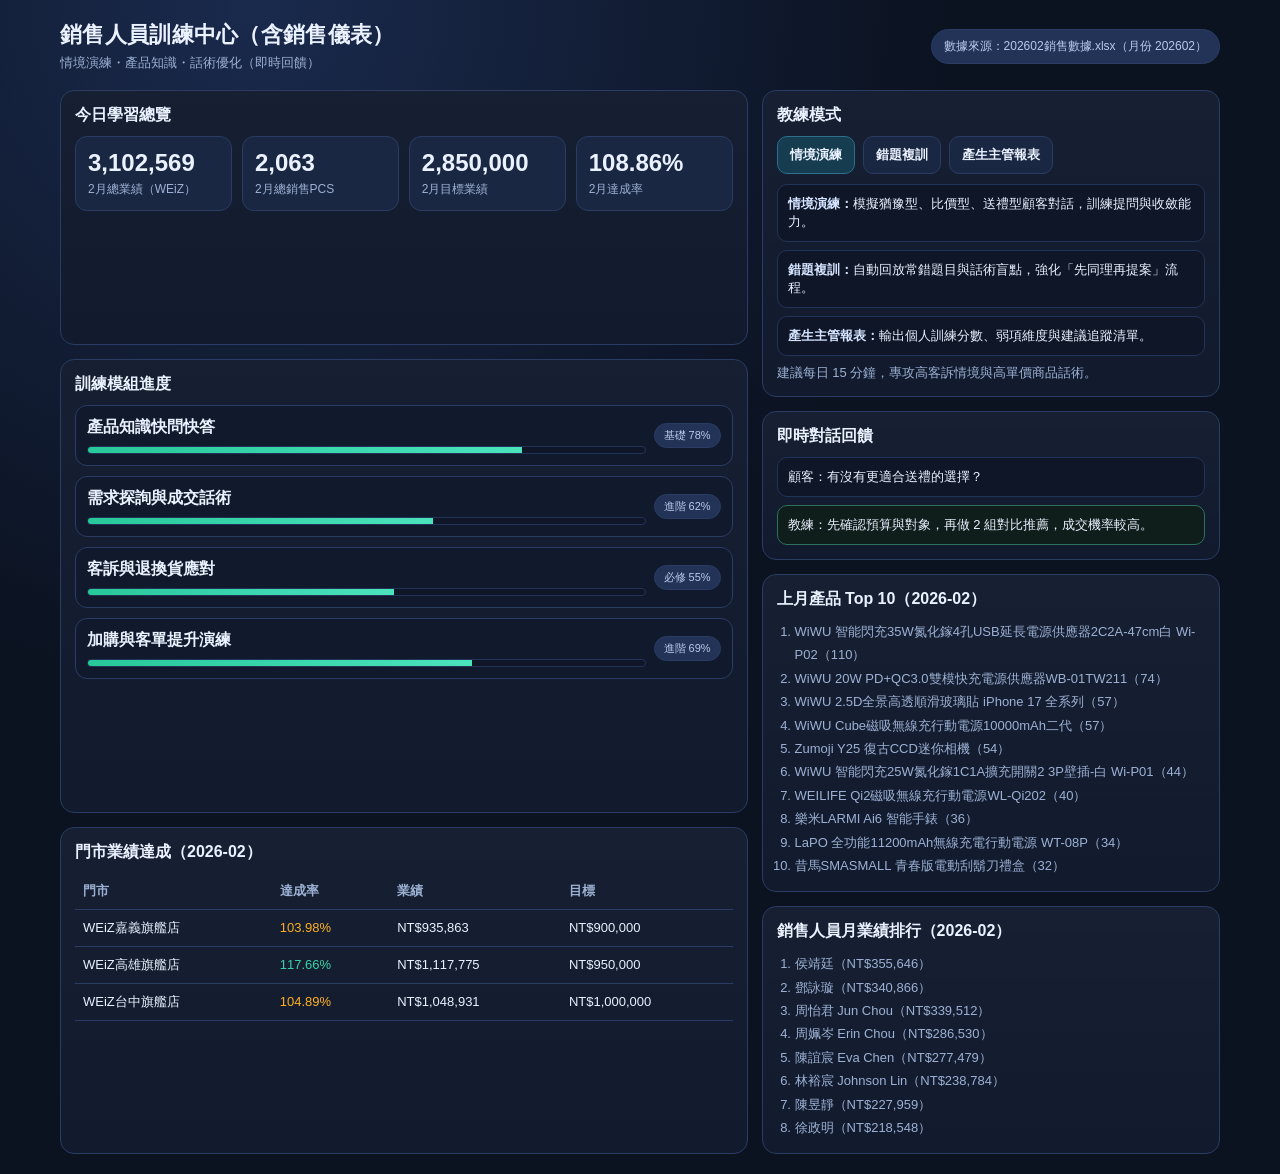
<file: index.html>
<!doctype html>
<html lang="zh-Hant">
<head>
  <meta charset="UTF-8" />
  <meta name="viewport" content="width=device-width, initial-scale=1.0" />
  <title>WEiZ｜銷售儀表板</title>
  <meta http-equiv="refresh" content="0; url=./training-dashboard.html" />
  <script>window.location.replace('./training-dashboard.html');</script>
  <style>
    body { font-family: -apple-system, BlinkMacSystemFont, "Segoe UI", sans-serif; padding: 24px; }
    a { color: #0b66ff; }
  </style>
</head>
<body>
  <p>正在前往 <a href="./training-dashboard.html">銷售儀表板</a>…</p>
  <p>若要進入舊版闖關訓練，請至 <a href="./legacy-training.html">legacy-training.html</a>。</p>
</body>
</html>
</file>
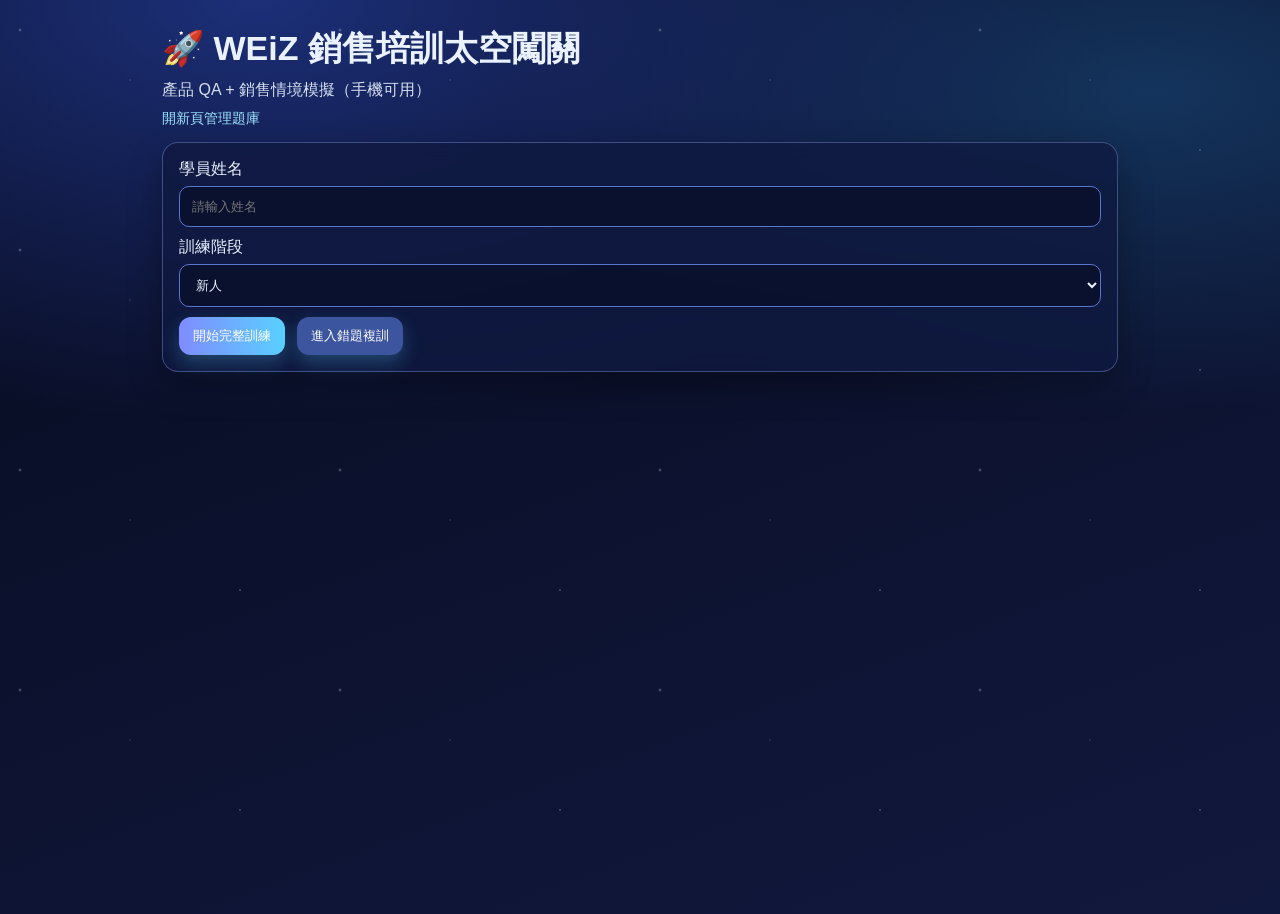
<file: legacy-training.html>
<!doctype html>
<html lang="zh-Hant">
<head>
  <meta charset="UTF-8" />
  <meta name="viewport" content="width=device-width, initial-scale=1.0" />
  <title>WEiZ 銷售培訓｜太空闖關（舊版）</title>
  <link rel="stylesheet" href="styles.css" />
</head>
<body>
  <div class="stars"></div>
  <main class="container">
    <header class="hero">
      <h1>🚀 WEiZ 銷售培訓太空闖關</h1>
      <p>產品 QA + 銷售情境模擬（手機可用）</p>
      <a class="admin-link" href="admin.html" target="_blank" rel="noreferrer">開新頁管理題庫</a>
    </header>

    <section class="card" id="startCard">
      <label>學員姓名
        <input id="traineeName" placeholder="請輸入姓名" maxlength="24" />
      </label>
      <label style="margin-top:10px; display:block;">訓練階段
        <select id="traineeStage">
          <option value="新人">新人</option>
          <option value="專員">專員</option>
          <option value="資深專員">資深專員</option>
          <option value="組長">組長</option>
          <option value="店長">店長</option>
        </select>
      </label>
      <div class="row wrap" style="margin-top:10px;">
        <button id="startBtn">開始完整訓練</button>
        <button id="startWrongBtn" class="secondary">進入錯題複訓</button>
      </div>
    </section>

    <section class="card hidden" id="gameCard">
      <div class="row between wrap">
        <div id="progress">第 1 / 10 關</div>
        <div id="score">分數：0</div>
      </div>
      <div id="trainTag" class="tag">能力維度：產品知識</div>
      <h2 id="levelTitle"></h2>
      <p id="question"></p>
      <img id="qImage" class="q-image hidden" alt="產品圖" />
      <div id="options" class="options"></div>
      <div class="row between wrap">
        <small id="feedback"></small>
        <button id="nextBtn" disabled>下一關</button>
      </div>
    </section>

    <section class="card hidden" id="resultCard">
      <h2>🏆 完成訓練！</h2>
      <p id="finalName"></p>
      <p id="finalScore"></p>
      <p id="finalRank"></p>
      <p id="finalHint"></p>
      <div class="row wrap" style="gap:8px;">
        <button id="retryWrongBtn">錯題複訓</button>
        <button id="retryBtn" class="secondary">再玩一次</button>
      </div>
    </section>
  </main>

  <script>
    window.__COACH_EMBED__ = window.self !== window.top;
  </script>
  <script src="script.js"></script>
</body>
</html>
</file>
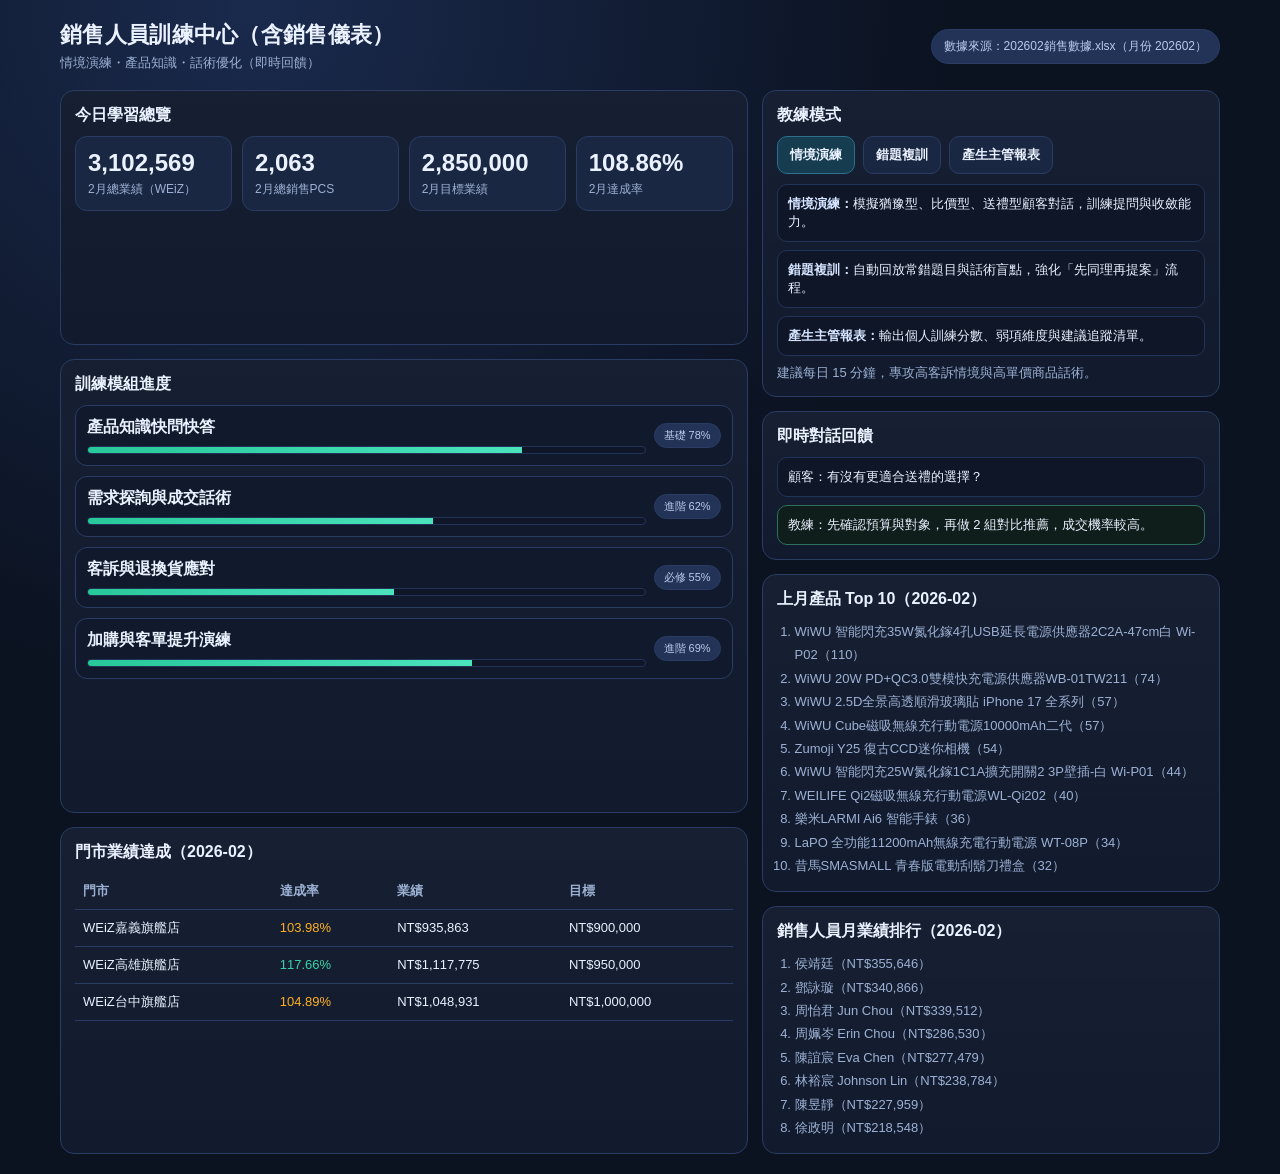
<file: training-dashboard.html>
<!doctype html>
<html lang="zh-Hant">
<head>
  <meta charset="UTF-8" />
  <meta name="viewport" content="width=device-width, initial-scale=1.0" />
  <title>WEiZ｜銷售人員訓練介面</title>
  <style>
    :root {
      --bg: #0b1220;
      --card: #121b2e;
      --soft: #1a2742;
      --line: #2a3c63;
      --text: #eaf1ff;
      --muted: #9db1d4;
      --accent: #37d3a7;
      --warn: #ffb020;
      --danger: #ff6b6b;
      --chip: #223357;
    }
    * { box-sizing: border-box; }
    body {
      margin: 0;
      font-family: "Noto Sans TC", -apple-system, BlinkMacSystemFont, "Segoe UI", sans-serif;
      color: var(--text);
      background: radial-gradient(circle at 20% 0%, #1a2a4d 0%, var(--bg) 45%);
      min-height: 100vh;
    }
    .wrap { max-width: 1200px; margin: 0 auto; padding: 20px; }
    .top {
      display: flex; align-items: center; justify-content: space-between; gap: 12px;
      margin-bottom: 18px;
    }
    .title { font-size: 22px; font-weight: 800; letter-spacing: .3px; }
    .sub { color: var(--muted); font-size: 13px; margin-top: 4px; }
    .pill { background: var(--chip); border: 1px solid var(--line); color: #b8caea; padding: 8px 12px; border-radius: 999px; font-size: 12px; }

    .grid { display: grid; grid-template-columns: 1.2fr .8fr; gap: 14px; }
    .col { display: grid; gap: 14px; }
    .card {
      background: linear-gradient(180deg, rgba(255,255,255,.02), rgba(255,255,255,0)) , var(--card);
      border: 1px solid var(--line);
      border-radius: 14px;
      padding: 14px;
    }
    .card h3 { margin: 0 0 10px; font-size: 16px; }

    .kpis { display: grid; grid-template-columns: repeat(4,1fr); gap: 10px; }
    .kpi { background: var(--soft); border: 1px solid var(--line); border-radius: 12px; padding: 12px; }
    .kpi .n { font-size: 24px; font-weight: 800; margin-bottom: 4px; }
    .kpi .l { font-size: 12px; color: var(--muted); }

    .modules { display: grid; gap: 10px; }
    .module {
      border: 1px solid var(--line); border-radius: 12px; padding: 11px;
      display: grid; grid-template-columns: 1fr auto; gap: 8px; align-items: center;
      background: #111a2d;
    }
    .module .name { font-weight: 700; }
    .tag { font-size: 11px; border-radius: 999px; padding: 4px 9px; background: var(--chip); color: #b9cbeb; border: 1px solid var(--line); }
    .bar { height: 8px; border-radius: 999px; background: #0f1628; border: 1px solid #213357; margin-top: 8px; overflow: hidden; }
    .bar > span { display:block; height:100%; background: linear-gradient(90deg, #27c89a, #4be3bc); }

    .table { width: 100%; border-collapse: collapse; font-size: 13px; }
    .table th,.table td { padding: 9px 8px; border-bottom: 1px solid var(--line); text-align: left; }
    .table th { color: var(--muted); font-weight: 600; }
    .score.good { color: var(--accent); }
    .score.mid { color: var(--warn); }
    .score.bad { color: var(--danger); }

    .actions { display: flex; flex-wrap: wrap; gap: 8px; }
    .coach-grid { display:grid; gap:8px; margin-top:10px; }
    .coach-item { background:#0f1628; border:1px solid #20345a; border-radius:10px; padding:10px; font-size:13px; }
    .coach-item b { color:#d5e4ff; }
    button {
      border: 1px solid var(--line); background: var(--soft); color: var(--text);
      border-radius: 10px; padding: 9px 12px; cursor: pointer; font-weight: 700;
    }
    button.primary { background: #153c4f; border-color: #2c6f8f; }

    .chat-box { display:grid; gap:8px; }
    .bubble {
      background: #0f1628; border:1px solid #20345a; border-radius:10px; padding:10px; font-size:13px;
    }
    .bubble.coach { border-color: #2f6f60; background:#0f1d1b; }

    .coach-overlay {
      position: fixed; inset: 0;
      background: rgba(2, 6, 18, 0.85);
      backdrop-filter: blur(8px);
      display: flex; align-items: center; justify-content: center;
      padding: 16px;
      z-index: 1000;
    }
    .coach-overlay.hidden { display: none; }
    .coach-modal {
      width: min(1100px, 100%);
      height: min(760px, 95vh);
      background: #050913;
      border: 1px solid #243556;
      border-radius: 20px;
      box-shadow: 0 24px 70px rgba(0, 0, 0, 0.55);
      display: flex; flex-direction: column;
    }
    .coach-modal__header {
      display: flex; align-items: center; justify-content: space-between;
      padding: 14px 18px; gap: 12px;
      border-bottom: 1px solid #1a2742;
    }
    .coach-modal__title { font-size: 15px; font-weight: 700; }
    .coach-modal__subtitle { font-size: 12px; color: var(--muted); margin-top: 4px; }
    .coach-close {
      border-radius: 999px;
      background: transparent;
      border: 1px solid #2f415f;
      padding: 6px 12px;
      font-size: 12px;
    }
    .coach-frame {
      flex: 1;
      border: none;
      width: 100%;
      background: #01030b;
      border-bottom-left-radius: 20px;
      border-bottom-right-radius: 20px;
    }

    @media (max-width: 900px) {
      .grid { grid-template-columns: 1fr; }
      .kpis { grid-template-columns: repeat(2,1fr); }
      .coach-modal { height: 95vh; }
    }
  </style>
</head>
<body>
  <div class="wrap">
    <div class="top">
      <div>
        <div class="title">銷售人員訓練中心（含銷售儀表）</div>
        <div class="sub">情境演練・產品知識・話術優化（即時回饋）</div>
      </div>
      <div class="pill" id="dataSourceTag">數據來源：WEIBO AI存取區 / 202602銷售數據.xlsx</div>
    </div>

    <div class="grid">
      <div class="col">
        <section class="card">
          <h3>今日學習總覽</h3>
          <div class="kpis">
            <div class="kpi"><div class="n" id="kpi1">3,102,569</div><div class="l">2月總業績（WEiZ）</div></div>
            <div class="kpi"><div class="n" id="kpi2">2,063</div><div class="l">2月總銷售PCS</div></div>
            <div class="kpi"><div class="n" id="kpi3">2,850,000</div><div class="l">2月目標業績</div></div>
            <div class="kpi"><div class="n" id="kpi4">108.86%</div><div class="l">2月達成率</div></div>
          </div>
        </section>

        <section class="card">
          <h3>訓練模組進度</h3>
          <div class="modules" id="modules"></div>
        </section>

        <section class="card">
          <h3>門市業績達成（2026-02）</h3>
          <table class="table">
            <thead>
              <tr><th>門市</th><th>達成率</th><th>業績</th><th>目標</th></tr>
            </thead>
            <tbody id="storeRows"></tbody>
          </table>
        </section>
      </div>

      <div class="col">
        <section class="card">
          <h3>教練模式</h3>
          <div class="actions">
            <button class="primary" id="startBtn">情境演練</button>
            <button id="retryBtn">錯題複訓</button>
            <button id="reportBtn">產生主管報表</button>
          </div>
          <div class="coach-grid">
            <div class="coach-item"><b>情境演練：</b>模擬猶豫型、比價型、送禮型顧客對話，訓練提問與收斂能力。</div>
            <div class="coach-item"><b>錯題複訓：</b>自動回放常錯題目與話術盲點，強化「先同理再提案」流程。</div>
            <div class="coach-item"><b>產生主管報表：</b>輸出個人訓練分數、弱項維度與建議追蹤清單。</div>
          </div>
          <div class="sub" style="margin-top:8px">建議每日 15 分鐘，專攻高客訴情境與高單價商品話術。</div>
        </section>

        <section class="card">
          <h3>即時對話回饋</h3>
          <div class="chat-box" id="chatBox">
            <div class="bubble">顧客：有沒有更適合送禮的選擇？</div>
            <div class="bubble coach">教練：先確認預算與對象，再做 2 組對比推薦，成交機率較高。</div>
          </div>
        </section>

        <section class="card">
          <h3>上月產品 Top 10（2026-02）</h3>
          <ol class="sub" id="topProducts" style="line-height:1.8; padding-left:18px; margin:0"></ol>
        </section>

        <section class="card">
          <h3>銷售人員月業績排行（2026-02）</h3>
          <ol class="sub" id="salesRank" style="line-height:1.8; padding-left:18px; margin:0"></ol>
        </section>
      </div>
    </div>
  </div>

  <div id="coachOverlay" class="coach-overlay hidden" aria-hidden="true">
    <div class="coach-modal" role="dialog" aria-modal="true" aria-labelledby="coachModalTitle">
      <div class="coach-modal__header">
        <div>
          <div id="coachModalTitle" class="coach-modal__title">教練模式｜太空闖關</div>
          <div id="coachModalSubtitle" class="coach-modal__subtitle">情境演練</div>
        </div>
        <button id="closeCoachBtn" class="coach-close" type="button">關閉</button>
      </div>
      <iframe id="coachFrame" class="coach-frame" title="教練模式闖關遊戲" loading="lazy"></iframe>
    </div>
  </div>
  
  <script>
    const modules = [
      { name: '產品知識快問快答', progress: 78, level: '基礎' },
      { name: '需求探詢與成交話術', progress: 62, level: '進階' },
      { name: '客訴與退換貨應對', progress: 55, level: '必修' },
      { name: '加購與客單提升演練', progress: 69, level: '進階' }
    ];

    const modulesEl = document.getElementById('modules');
    modules.forEach(m => {
      const row = document.createElement('div');
      row.className = 'module';
      row.innerHTML = `
        <div>
          <div class="name">${m.name}</div>
          <div class="bar"><span style="width:${m.progress}%"></span></div>
        </div>
        <span class="tag">${m.level} ${m.progress}%</span>
      `;
      modulesEl.appendChild(row);
    });

    const formatNumber = (value) => (Number(value) || 0).toLocaleString('zh-Hant-TW');
    const formatPercent = (value) => `${(Number(value) * 100).toFixed(2)}%`;
    const formatCurrency = (value) => `NT$${formatNumber(value)}`;

    const updateKPIs = (kpis = {}, meta = {}) => {
      const { actual_revenue, total_pcs, target_revenue, achievement_rate } = kpis;
      document.getElementById('kpi1').textContent = formatNumber(actual_revenue);
      document.getElementById('kpi2').textContent = formatNumber(total_pcs);
      document.getElementById('kpi3').textContent = formatNumber(target_revenue);
      document.getElementById('kpi4').textContent = formatPercent(achievement_rate || 0);
      const tag = document.getElementById('dataSourceTag');
      if (meta?.source_file) {
        tag.textContent = `數據來源：${meta.source_file}（月份 ${meta.month}）`;
      }
    };

    const renderStores = (stores = []) => {
      const tbody = document.getElementById('storeRows');
      tbody.innerHTML = '';
      stores.forEach((s) => {
        const rate = (s.achievement_rate || 0) * 100;
        const cls = rate >= 110 ? 'good' : rate >= 100 ? 'mid' : 'bad';
        const tr = document.createElement('tr');
        tr.innerHTML = `
          <td>${s.name}</td>
          <td class="score ${cls}">${rate.toFixed(2)}%</td>
          <td>${formatCurrency(s.actual)}</td>
          <td>${formatCurrency(s.target)}</td>
        `;
        tbody.appendChild(tr);
      });
    };

    const renderTopProducts = (products = []) => {
      const el = document.getElementById('topProducts');
      el.innerHTML = '';
      products.forEach((item) => {
        const li = document.createElement('li');
        li.textContent = `${item.product}（${item.quantity}）`;
        el.appendChild(li);
      });
    };

    const renderSalesRank = (items = []) => {
      const el = document.getElementById('salesRank');
      el.innerHTML = '';
      items.forEach((person) => {
        const li = document.createElement('li');
        li.textContent = `${person.name}（${formatCurrency(person.amount)}）`;
        el.appendChild(li);
      });
    };

    const handleError = (err) => {
      console.error(err);
      document.getElementById('dataSourceTag').textContent = '數據載入失敗，請稍後重試';
    };

    const loadDashboard = async () => {
      try {
        const res = await fetch(`./data/dashboard.json?t=${Date.now()}`, { cache: 'no-store' });
        if (!res.ok) throw new Error('fetch dashboard failed');
        const data = await res.json();
        updateKPIs(data.kpis, data.meta);
        renderStores(data.stores);
        renderTopProducts(data.top_products);
        renderSalesRank(data.sales_people);
      } catch (error) {
        handleError(error);
      }
    };

    loadDashboard();

    const coachOverlay = document.getElementById('coachOverlay');
    const coachFrame = document.getElementById('coachFrame');
    const coachSubtitle = document.getElementById('coachModalSubtitle');
    const closeCoachBtn = document.getElementById('closeCoachBtn');
    let coachFrameBootstrapped = false;
    let coachFrameReady = false;

    const coachFrameTemplate = String.raw`<!doctype html>
<html lang="zh-Hant">
<head>
  <meta charset="UTF-8" />
  <meta name="viewport" content="width=device-width, initial-scale=1.0" />
  <title>WEiZ 銷售培訓｜太空闖關（嵌入）</title>
  <link rel="stylesheet" href="./styles.css" />
</head>
<body>
  <div class="stars"></div>
  <main class="container">
    <header class="hero">
      <h1>🚀 WEiZ 銷售培訓太空闖關</h1>
      <p>產品 QA + 銷售情境模擬（手機可用）</p>
      <a class="admin-link" href="admin.html" target="_blank" rel="noreferrer">開新頁管理題庫</a>
    </header>

    <section class="card" id="startCard">
      <label>學員姓名
        <input id="traineeName" placeholder="請輸入姓名" maxlength="24" />
      </label>
      <label style="margin-top:10px; display:block;">訓練階段
        <select id="traineeStage">
          <option value="新人">新人</option>
          <option value="專員">專員</option>
          <option value="資深專員">資深專員</option>
          <option value="組長">組長</option>
          <option value="店長">店長</option>
        </select>
      </label>
      <div class="row wrap" style="margin-top:10px;">
        <button id="startBtn">開始完整訓練</button>
        <button id="startWrongBtn" class="secondary">進入錯題複訓</button>
      </div>
    </section>

    <section class="card hidden" id="gameCard">
      <div class="row between wrap">
        <div id="progress">第 1 / 10 關</div>
        <div id="score">分數：0</div>
      </div>
      <div id="trainTag" class="tag">能力維度：產品知識</div>
      <h2 id="levelTitle"></h2>
      <p id="question"></p>
      <img id="qImage" class="q-image hidden" alt="產品圖" />
      <div id="options" class="options"></div>
      <div class="row between wrap">
        <small id="feedback"></small>
        <button id="nextBtn" disabled>下一關</button>
      </div>
    </section>

    <section class="card hidden" id="resultCard">
      <h2>🏆 完成訓練！</h2>
      <p id="finalName"></p>
      <p id="finalScore"></p>
      <p id="finalRank"></p>
      <p id="finalHint"></p>
      <div class="row wrap" style="gap:8px;">
        <button id="retryWrongBtn">錯題複訓</button>
        <button id="retryBtn" class="secondary">再玩一次</button>
      </div>
    </section>
  </main>

  <script>
    window.__COACH_EMBED__ = window.self !== window.top;
  <\/script>
  <script src="./script.js"><\/script>
</body>
</html>`;

    const sendCoachMessage = (payload) => {
      if (!coachFrameReady) return;
      coachFrame.contentWindow?.postMessage(payload, '*');
    };

    const openCoach = (mode = 'all') => {
      coachSubtitle.textContent = mode === 'wrong-only' ? '錯題複訓模式' : '情境演練';
      coachOverlay.classList.remove('hidden');
      coachOverlay.setAttribute('aria-hidden', 'false');
      const message = { source: 'coach-dashboard', type: 'coach-open', mode };

      if (!coachFrameBootstrapped) {
        coachFrameBootstrapped = true;
        coachFrame.srcdoc = coachFrameTemplate;
        coachFrame.addEventListener('load', () => {
          coachFrameReady = true;
          coachFrame.contentWindow?.postMessage(message, '*');
        }, { once: true });
      } else if (coachFrameReady) {
        coachFrame.contentWindow?.postMessage(message, '*');
      }
    };

    const closeCoach = () => {
      coachOverlay.classList.add('hidden');
      coachOverlay.setAttribute('aria-hidden', 'true');
      sendCoachMessage({ source: 'coach-dashboard', type: 'coach-close' });
    };

    closeCoachBtn.addEventListener('click', closeCoach);
    coachOverlay.addEventListener('click', (evt) => {
      if (evt.target === coachOverlay) closeCoach();
    });
    document.addEventListener('keydown', (evt) => {
      if (evt.key === 'Escape' && !coachOverlay.classList.contains('hidden')) closeCoach();
    });

    window.addEventListener('message', (event) => {
      if (event.data?.source === 'legacy-game' && event.data.type === 'request-close') {
        closeCoach();
      }
    });

    const chatBox = document.getElementById('chatBox');
    document.getElementById('startBtn').onclick = () => {
      openCoach('all');
      chatBox.insertAdjacentHTML('beforeend', '<div class="bubble">系統：已在儀表板內開啟太空闖關畫面。</div>');
    };
    document.getElementById('retryBtn').onclick = () => {
      openCoach('wrong-only');
      chatBox.insertAdjacentHTML('beforeend', '<div class="bubble coach">教練：已開啟錯題複訓畫面，可直接挑戰常錯題。</div>');
    };
    document.getElementById('reportBtn').onclick = () => {
      alert('主管報表已生成（示意）。可接後端 API 匯出 CSV / XLSX。');
    };
  </script>
</body>
</html>
</file>
<file: styles.css>
:root {
  --bg1: #070b1f;
  --bg2: #11183d;
  --panel: rgba(16, 26, 64, 0.8);
  --line: rgba(151, 176, 255, 0.35);
  --text: #eaf2ff;
  --accent: #59d0ff;
  --accent2: #7f8cff;
  --danger: #ef546f;
}
* { box-sizing: border-box; }
body {
  margin: 0;
  color: var(--text);
  font-family: "SF Pro Text", "Segoe UI", sans-serif;
  background: radial-gradient(1200px 600px at 20% 0%, #1c2f78 0%, transparent 70%),
              radial-gradient(1000px 500px at 90% 10%, #14345d 0%, transparent 65%),
              linear-gradient(160deg, var(--bg1), var(--bg2));
  min-height: 100vh;
}
.stars {
  position: fixed; inset: 0; pointer-events: none;
  background-image: radial-gradient(2px 2px at 20px 30px, #fff, transparent),
                    radial-gradient(1px 1px at 130px 80px, #c9e8ff, transparent),
                    radial-gradient(1.5px 1.5px at 240px 150px, #fff, transparent);
  background-size: 320px 220px;
  opacity: 0.35;
}
.container { max-width: 980px; margin: 14px auto; padding: 12px; position: relative; z-index: 1; }
.hero h1 { margin: 0 0 8px; font-size: clamp(24px, 5vw, 34px); }
.hero p { margin: 0 0 8px; opacity: .9; }
.admin-link { color: #9fe7ff; text-decoration: none; font-size: 14px; }
.card {
  margin-top: 14px;
  background: var(--panel);
  border: 1px solid var(--line);
  border-radius: 16px;
  backdrop-filter: blur(8px);
  padding: 16px;
  box-shadow: 0 14px 34px rgba(0,0,0,.3);
}
.hidden { display: none; }
.row { display: flex; gap: 12px; align-items: center; }
.wrap { flex-wrap: wrap; }
.between { justify-content: space-between; }
input, textarea, select {
  width: 100%; margin-top: 6px; padding: 12px;
  border-radius: 10px; border: 1px solid #5776ce;
  color: var(--text); background: rgba(9, 16, 43, .8);
}
textarea { min-height: 88px; }
button {
  border: 0; border-radius: 12px; padding: 10px 14px; cursor: pointer;
  color: #fff; background: linear-gradient(90deg, var(--accent2), var(--accent));
  box-shadow: 0 8px 18px rgba(89, 208, 255, .25);
}
button.secondary { background: rgba(69, 97, 176, 0.85); }
button.danger { background: linear-gradient(90deg, #b93e55, var(--danger)); }
button:disabled { opacity: .45; cursor: not-allowed; }
button.pulse-highlight {
  animation: pulse-highlight 1.6s ease-in-out infinite;
  box-shadow: 0 0 0 0 rgba(121, 200, 255, 0.55);
}
@keyframes pulse-highlight {
  0% { box-shadow: 0 0 0 0 rgba(121, 200, 255, 0.55); }
  70% { box-shadow: 0 0 0 14px rgba(121, 200, 255, 0); }
  100% { box-shadow: 0 0 0 0 rgba(121, 200, 255, 0); }
}
.options { display: grid; gap: 10px; margin: 14px 0; }
.option { text-align: left; background: rgba(32, 52, 114, .75); border: 1px solid #5f84df; }
.option.correct { background: rgba(38, 133, 90, .72); border-color: #78ffc2; }
.option.wrong { background: rgba(150, 57, 83, .72); border-color: #ff9ab3; }
small { min-height: 20px; display: block; opacity: .9; }
.q-image { width: 100%; max-height: 220px; object-fit: contain; background: rgba(255,255,255,.05); border-radius: 12px; border: 1px solid var(--line); margin: 6px 0 12px; }
.tag { display: inline-block; padding: 6px 10px; border: 1px solid var(--line); border-radius: 999px; font-size: 12px; opacity: .95; }

.kpi-grid { display: grid; grid-template-columns: repeat(4, minmax(0, 1fr)); gap: 8px; }
.kpi { border: 1px solid var(--line); border-radius: 10px; padding: 10px; background: rgba(26, 41, 93, 0.7); }
.kpi b { display: block; margin-top: 4px; font-size: 20px; }
.trend-box { margin-top: 8px; border: 1px dashed var(--line); border-radius: 10px; padding: 10px; max-height: 220px; overflow: auto; }
.grid2 { display: grid; grid-template-columns: repeat(2, minmax(0, 1fr)); gap: 8px; }
.q-row { display: flex; justify-content: space-between; align-items: center; gap: 10px; padding: 8px 0; border-bottom: 1px dashed rgba(151,176,255,.25); }
.error-box { border: 1px solid #ff9ab3; color: #ffd3de; background: rgba(145, 45, 68, 0.35); border-radius: 10px; padding: 8px; margin-bottom: 8px; }

table td, table th { border-color: rgba(151, 176, 255, 0.4); }

@media (max-width: 768px) {
  .container { padding: 10px; }
  .card { padding: 12px; border-radius: 14px; }
  .kpi-grid { grid-template-columns: repeat(2, minmax(0, 1fr)); }
  .grid2 { grid-template-columns: 1fr; }
  button { width: 100%; }
  .q-row { flex-direction: column; align-items: flex-start; }
}
</file>
